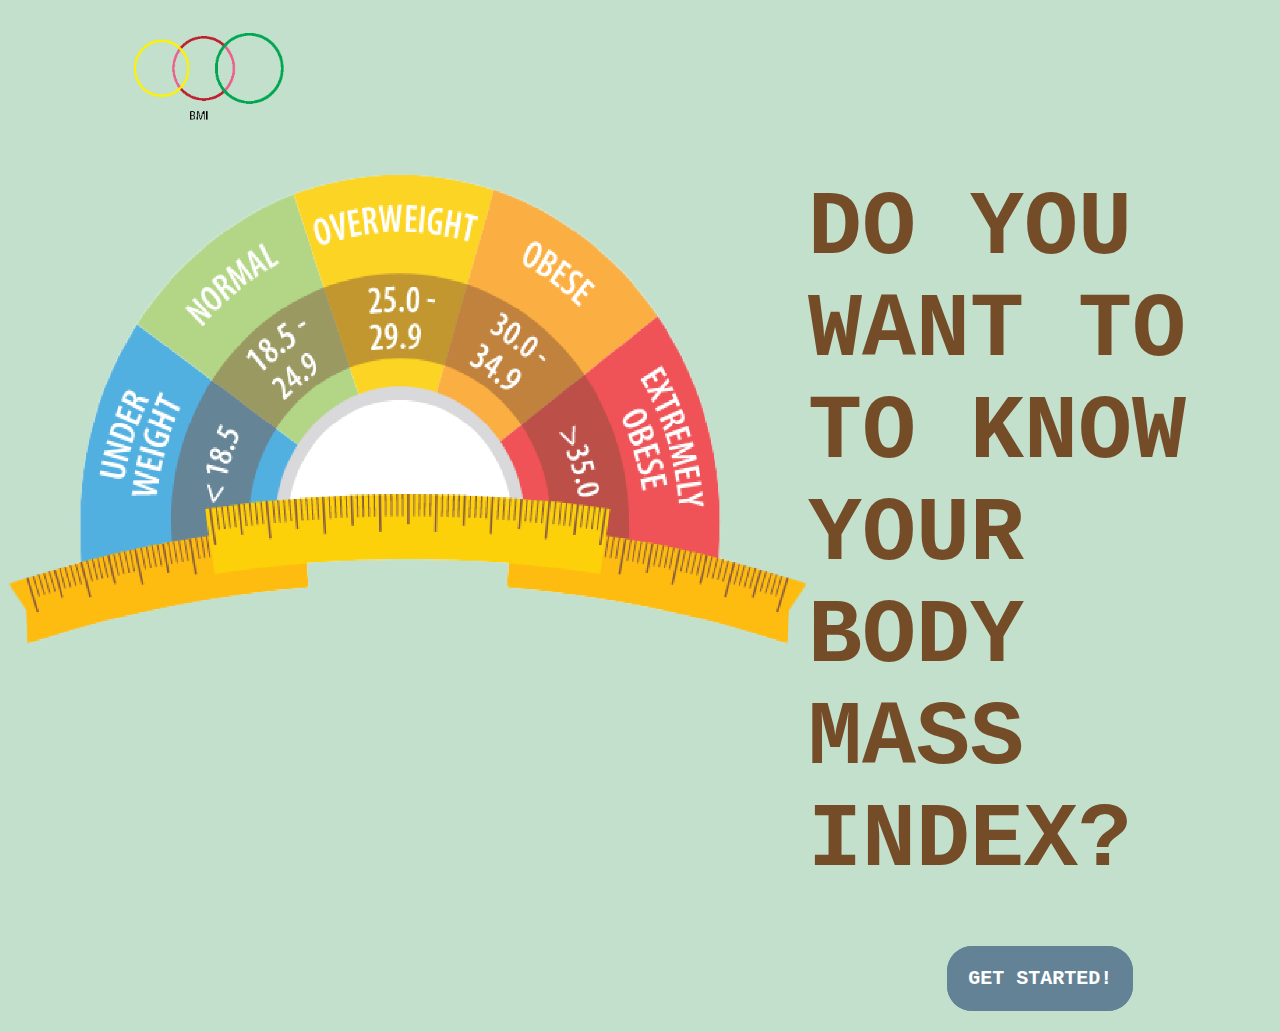
<file: index.html>
<!DOCTYPE html>
<html lang="en">
<head>
    <meta charset="UTF-8">
    <meta name="viewport" content="width=device-width, initial-scale=1.0">
    <title>BMI Calculator</title>
    <link rel="stylesheet" href="style.css">
</head>
<body>
    <div class="body-landing-page">
    <div><img src="images/BMI logo.png" alt="logo" width="150px"  class="logo-landing-page"></div>
    <div class="landing-page">
        <img src="images/image (3).png" alt="" class="BMI">
        <div class="start">
        <h2>DO YOU WANT TO <br> TO KNOW YOUR  <br>BODY MASS INDEX?</h2>
        <a href="bmi.html" >GET STARTED!</a>
     </div>
    </div>
</div>
</body>
</html>
</file>
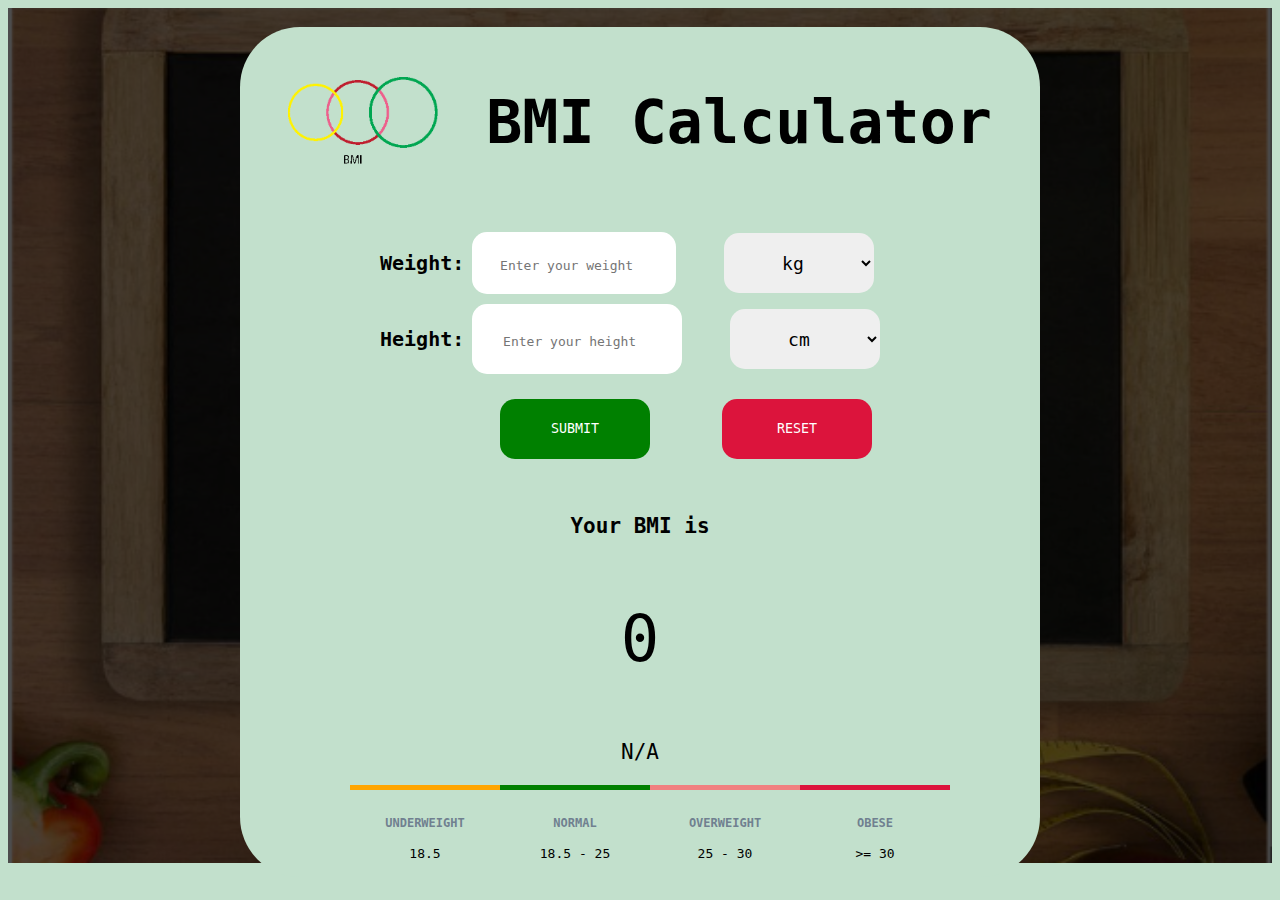
<file: bmi.html>
<!DOCTYPE html>
<html lang="en">
<head>
    <meta charset="UTF-8">
    <meta name="viewport" content="width=device-width, initial-scale=1.0">
    <title>BMI Calculator</title>
    <link rel="stylesheet" href="style.css">
</head>
<body>
    <div class="body">
        <img src="/images/BMI background.png" alt="BMI-image" class="background-image">
        <div class="overlay"></div>
    <div class="container">
    <div class="header">
        <img src="images/BMI logo.png" alt="logo" width="150px" class="logo">
		<p class="title">BMI Calculator</p>
	</div>
     
    <div class="bmi-container">
			<form id="bmi-form">
				<div class="input_Text">
					<label for="weight"><b>Weight:</b></label>
					<input type="number" class="number" max="1500" placeholder="Enter your weight" name="weight" required>
					<select id="weightUnit">
						<option value="kg" class="option">kg</option>
						<option value="pounds" class="option">pounds</option>
					   </select>
				      </div>
				     <div class="input-text">
					<label for="text"><b>Height:</b></label>
					<input type="number" class="number" max="255" placeholder="Enter your height" name="height" required>
					<select id="heightUnit">
					<option value="cm" class="option">cm</option>
					 <option value="inches" class="option">inches</option>
					</select>	
				   </div>
                 <div class="buttons">
	<div class="submit_button"><button class="button" type="submit">SUBMIT</button></div>
	<div class="reset_button"><button type="button" type="reset">RESET</button></div>
              </div>
	        </form>
    </div>

 <section class="output">

        <h3>Your BMI is</h3>
        <p id="bmi">0</p>
        <p id="desc">N/A</p>
    </section>

    <section class="bmi-scale">
        <div style="--color: var(--underweight)">
            <h4>Underweight</h4>
            <p> 18.5</p>
        </div>

        <div style="--color:var(--normal)">
            <h4>Normal</h4>
            <p> 18.5 - 25 </p>
        </div>

        <div style="--color:var(--overweight)">
            <h4>Overweight</h4>
            <p>25 - 30</p>
        </div>

        <div style="--color:var(--obese)">
            <h4>Obese</h4>
            <p> >= 30 </p>
        </div>
    </section>

</div>
</div>

<script src="bmi.js"></script>

    
</body>
</html>
</file>
<file: style.css>
.body{ 
    position: relative;
    height: 95vh;
    display: flex;
    justify-content: center;
    /* overflow: hidden; */
}
.overlay{
    position: absolute;
    top: 0;
    left: 0;
    right: 0;
    bottom: 0;
    background-color: rgba(0, 0, 0, 0.7);
    z-index: 1;

}
.container{
    background-color: #C2E0CC;
    height: 850px;
    width: 800px;
    border-radius: 60px;
    margin-top: 1.5%; 
    position: absolute;
    z-index: 2;
    /* display: flex; */
    gap: 100px;

 }
.background-image{
    width: 100%;
    height: 100%;
    object-fit:fill;
    zoom: 70%;
}

 
 .title{
    font-size: 60px;
    text-align: center;
    font-weight: bold;
}
.header{
    display: flex;
    justify-content: space-evenly;
}
.logo{
    
    object-fit:contain;
}
/* Landing page */
.landing-page{
    display: flex;
    justify-content: space-around;
}
.logo-landing-page{
    margin-left: 10%;
    margin-top: 2%;
}
.BMI{
    margin-top: 2%;
    width: 800px;
    height: 500px;

}

h2{
    font-size: 90px;
    margin-top: 11%;
    font-weight: bold;
    color: #744C27;
    font-family: monospace;
}
body{
    background-color: #C2E0CC;
        font-family: monospace;

}

a{
    text-decoration: none;
    background-color: rgb(99,130,149);
    margin-left: 30%;
    border: solid 1px rgb(99,130,149);
    border-radius: 25px;
    padding: 20px;
    color: white;
    font-weight: bolder;
    font-size: 20px;
 

}

/* BMI UI */

.bmi-container{
    margin-left:140px;
    align-items: center;
    margin-top: 15px;
    }
   
    .input-text input{
    width:200px;
    height: 60px;
    border-radius: 15px;
    border: none;
    padding: 5px;
    font-size: 20px;
    border-color:white;
    
    
    }
    label{
        font-size: 20px;
        font-family: monospace;

    }
    .number{
    font-size: 20px;
    font-family: monospace;


}


    .input_Text input{
      width:200px;
      height: 60px;
      border-radius: 15px;
      border: none;
      text-align: center;
    }
    .input-text input{
        text-align: center;
    }
    
    .input-text select{
      width:150px;
      height: 60px;
      border-radius: 15px;
      border: none;
      text-align: center;
      margin-left:40px;
      font-size: 18px;
      font-family: monospace;

    
    
    
    }
    .input_Text select{
      width:150px;
      height: 60px;
      border-radius: 15px;
      border: none;
      text-align: center;
      margin-left: 40px;
      font-size: 18px;
      font-family: monospace;


    }
    .btn{
      width:200px;
      height: 60px;
      border-radius: 15px;
      border: none;
    
    }
    .buttons{
    display: flex;
    margin-top: 15px;

    }
    .submit_button button{
      width:150px;
      height: 60px;
      border-radius: 15px;
      border: none;
      margin-top:0px;
      margin-left:120px;
    background-color: green;
    color: white;
    font-family: monospace;

    }
    .reset_button button{
      width:150px;
      height: 60px;
      margin-left: 72px;
      border-radius: 15px;
      border: none;
      margin-top: 0px;
    background-color: crimson;
    color: white;
    font-family: monospace;

    }
    form{
    display: flex;
    flex-direction: column;
    gap: 10px;

    }

    :root {
        --underweight: orange;
        --normal: green;
        --overweight: lightcoral;
        --obese: crimson;
    
    }
    
    .output{
        text-align: center;
        margin-top: 55px;
    
    }
    
    .output #bmi {
      font-size: 4rem;
    }
    
    .output #desc strong {
        text-transform: uppercase;
    }
    
    .bmi-scale {
        display: flex;
        width: 600px;
        margin-left: 110px;
        margin-top: 20px;
        
    
    }
    
    .bmi-scale div {
        flex: 1;
        text-align: center;
        text-transform: uppercase;
        border-top: 5px solid var(--color);
        padding: 10px;
    }
    
    .bmi-scale h4 {
        font-size: 0.75rem;
        color: slategray;
    
    }
    
    .underweight{
        color: var(--underweight);
    }
    
    .healthy{
        color: var(--normal)
    }
    
    .overweight{
        color: var(--overweight);
    }
    
    .obese{
        color: var(--obese);
    }
    h3{
        font-size: 21px;
    }
    #desc{
        font-size: 21px;
    }
    ::placeholder{
        font-size: medium;
        text-align: center;
    }

    @media screen and (min-width:280px) and (max-width:1024px){
        .landing-page{
            flex-wrap: wrap;
        }
        
        .BMI{
            width: 270px;
            height: 180px;
        }
        .logo-landing-page{
            margin-left: 5%;
            margin-top: 2%;
            width: 75px;
        }
        

        h2{
             font-size: 40px;
        } 

        a{
         text-decoration: none;
         margin-left: 15%;
        }
/* BMI USER INTERFACE */
    .body{ 
    height: 95vh;
    flex-wrap: wrap;
    }

    .container{
        height: 650px;
        width: 400px;
    }

    .background-image{
        width: 50%;
        height: 50%;
    }

    .title{
        font-size: 30px;
    }
    .header{
        flex-wrap: wrap;
        /* width: 150px; */
    }

    .bmi-container{
        margin-left:70px;
        margin-top: 10px;
        }

        .input-text input{
            width:100px;
            height: 30px;
            margin-top:0px;
            font-size: 10px;
        }

        label{
            font-size: 10px;
        }

        .number{
            font-size: 10px;
        }

        .input_Text input{
            width:100px;
            height: 30px;
          }
        

          .input_Text select{
            width: 75px;
            height: 30px;
            margin-left: 20px;
            font-size: 9px;
          }

          .input-text select{
            width:75px;
            height: 30px;
            margin-left:5px;
            font-size: 9px;
           }

           .btn{
            width:100px;
            height: 30px;
          }

          .buttons{
            flex-wrap: wrap;
            margin-top: 10px;
        }

        .submit_button button{
            width:75px;
            height: 30px;
            margin-left:60px;
          }
        
          .reset_button button{
            width:75px;
            height: 30px;
            margin-left: 36px;
         }

         form{
            flex-wrap: wrap;
            gap: 5px;
        }

        .output #bmi {
            font-size: 2rem;
          }
        


    .bmi-scale {
        flex-wrap: wrap;
        width: 300px;
        margin-left: 55px;
        margin-top: 10px;
    }

    .bmi-scale h4 {
        font-size: 0.35rem;
    }
    
    h3{
        font-size: 11px;
    }
     
    #desc{
        font-size: 13px;
    }
    ::placeholder{
        font-size: xx-small;
    }

    }
</file>
